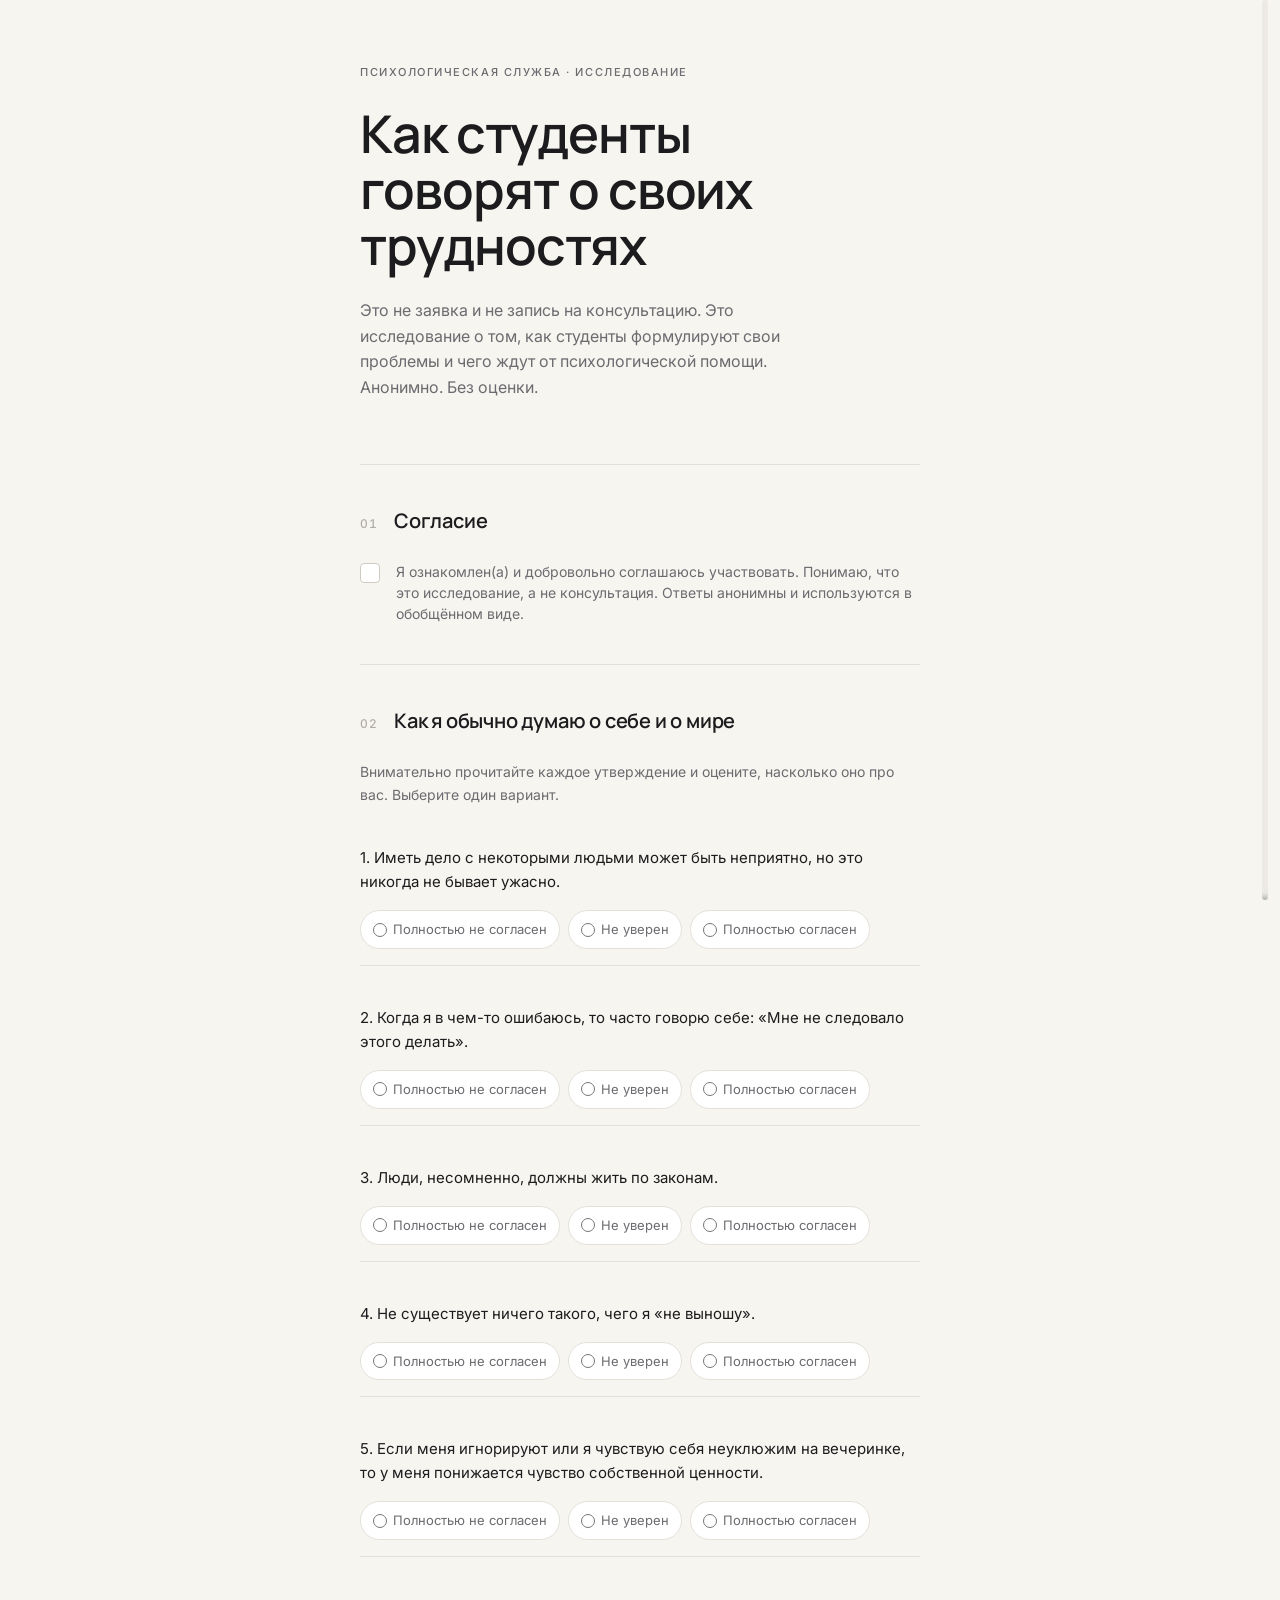
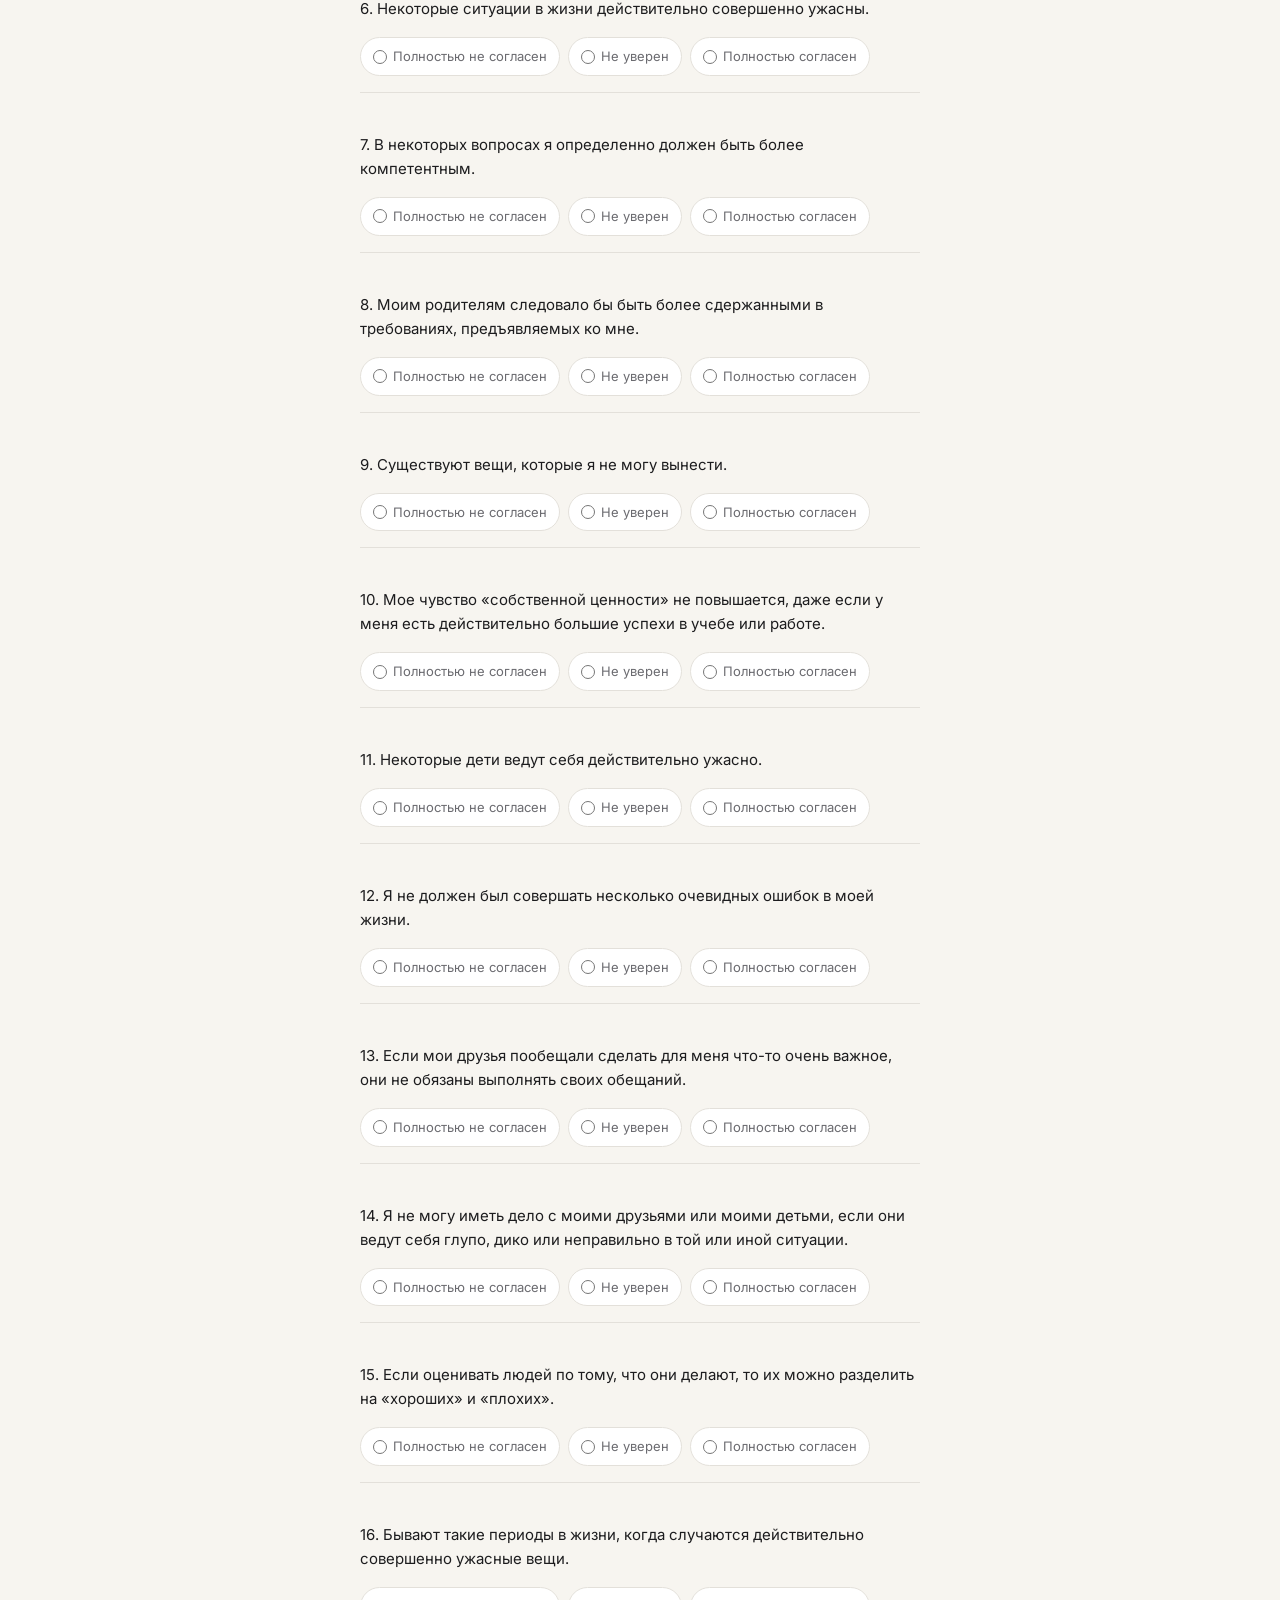
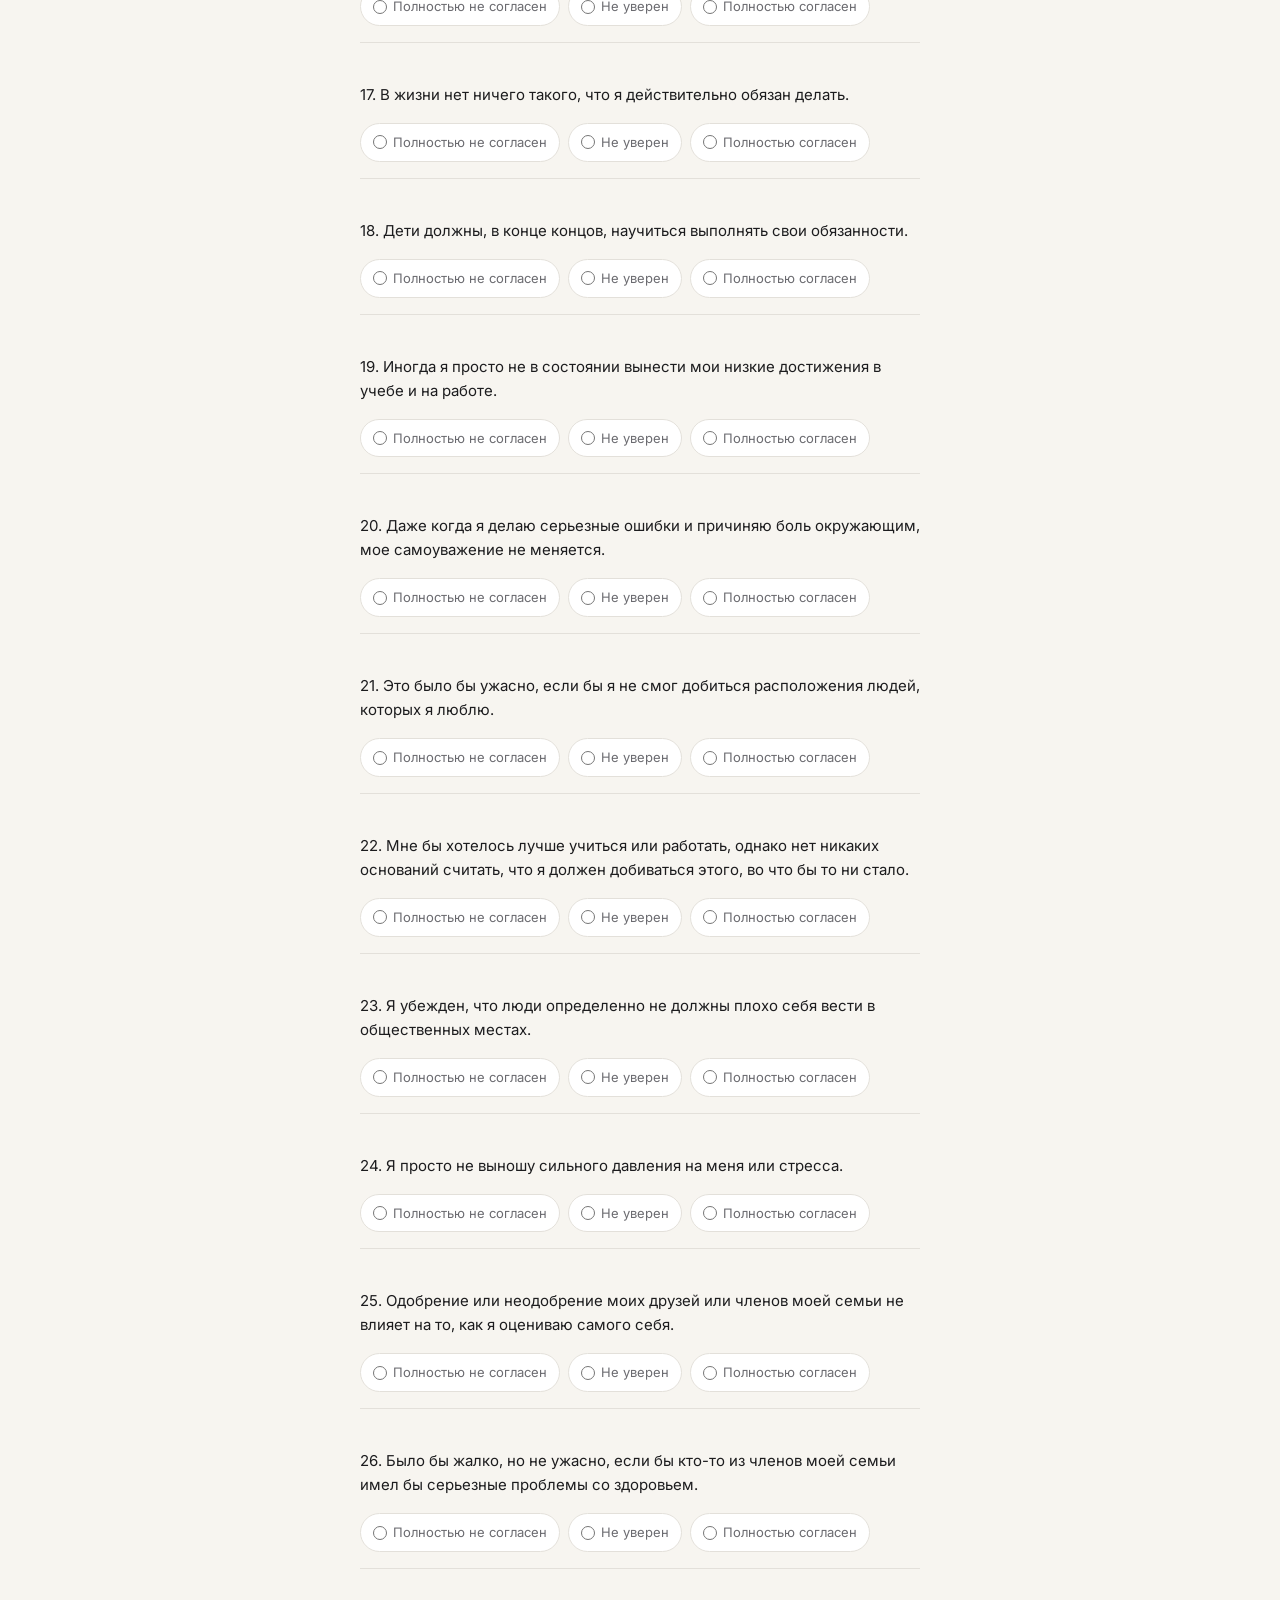
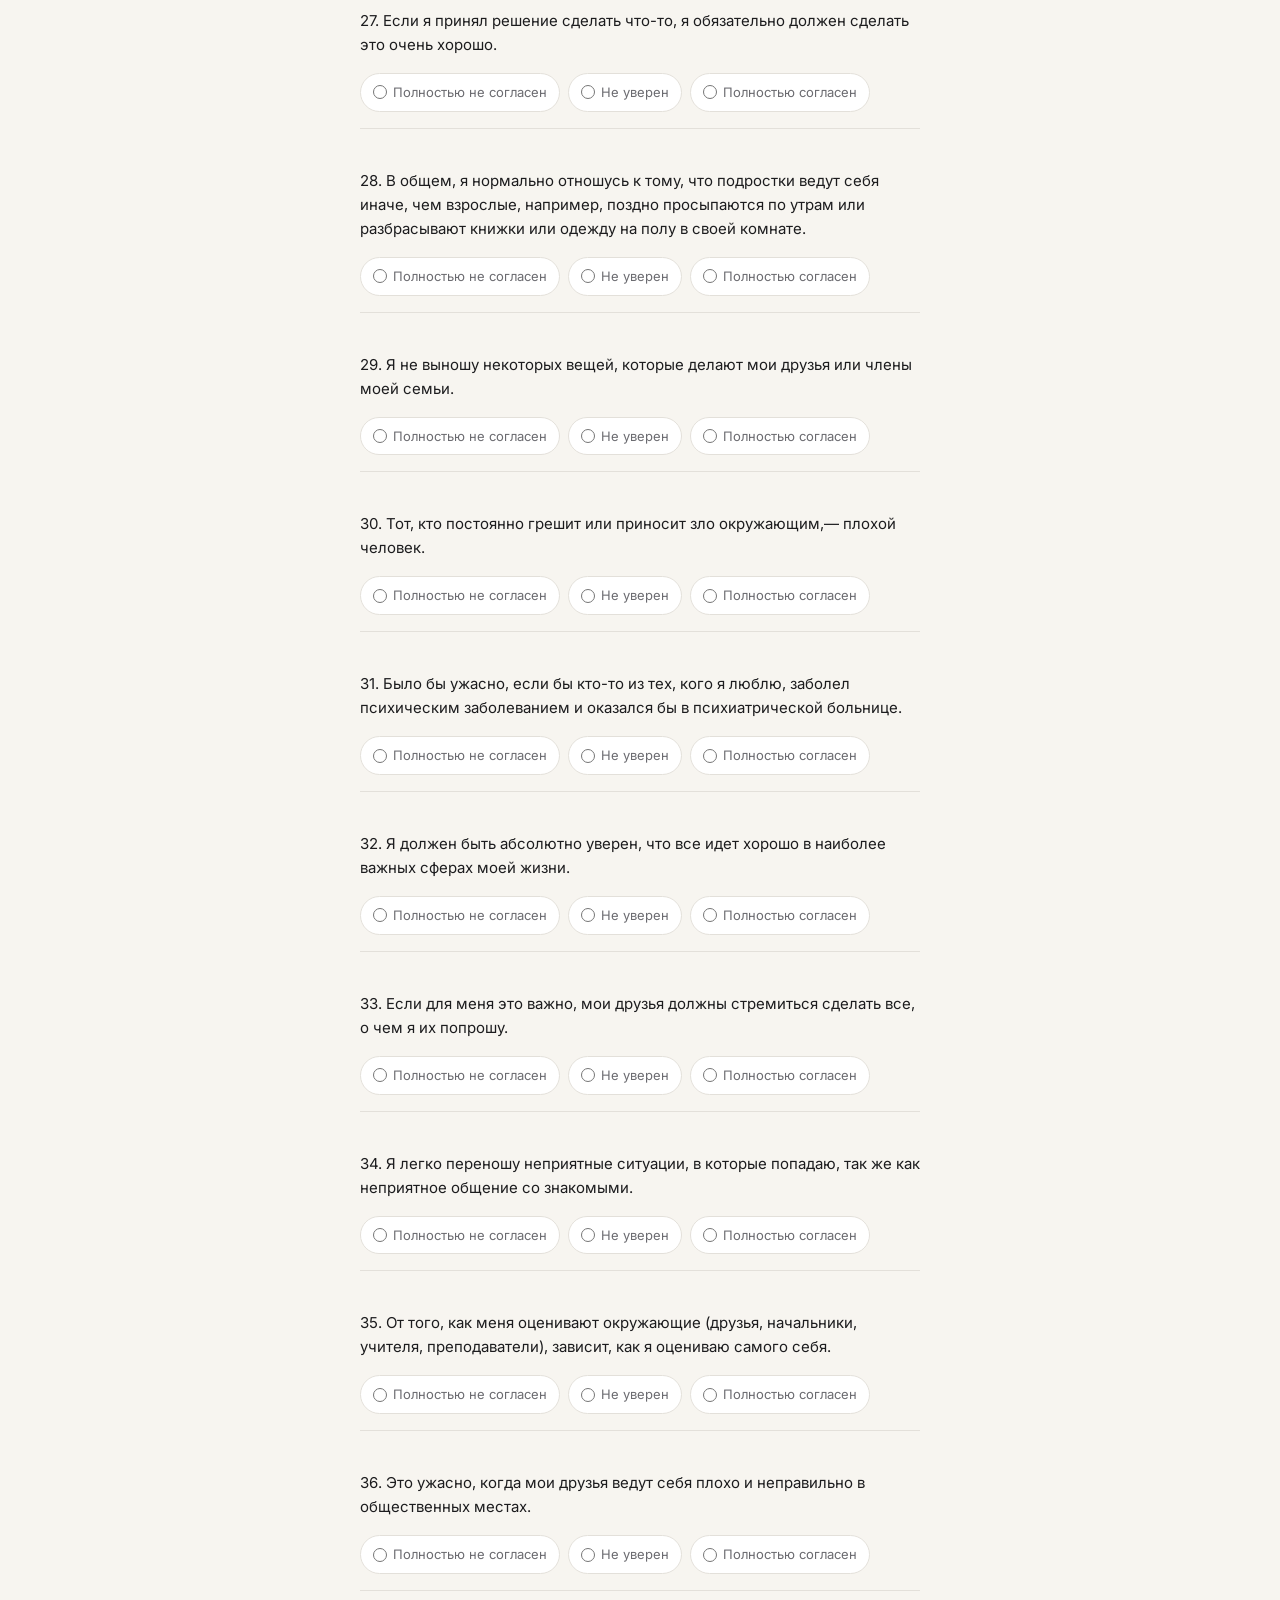
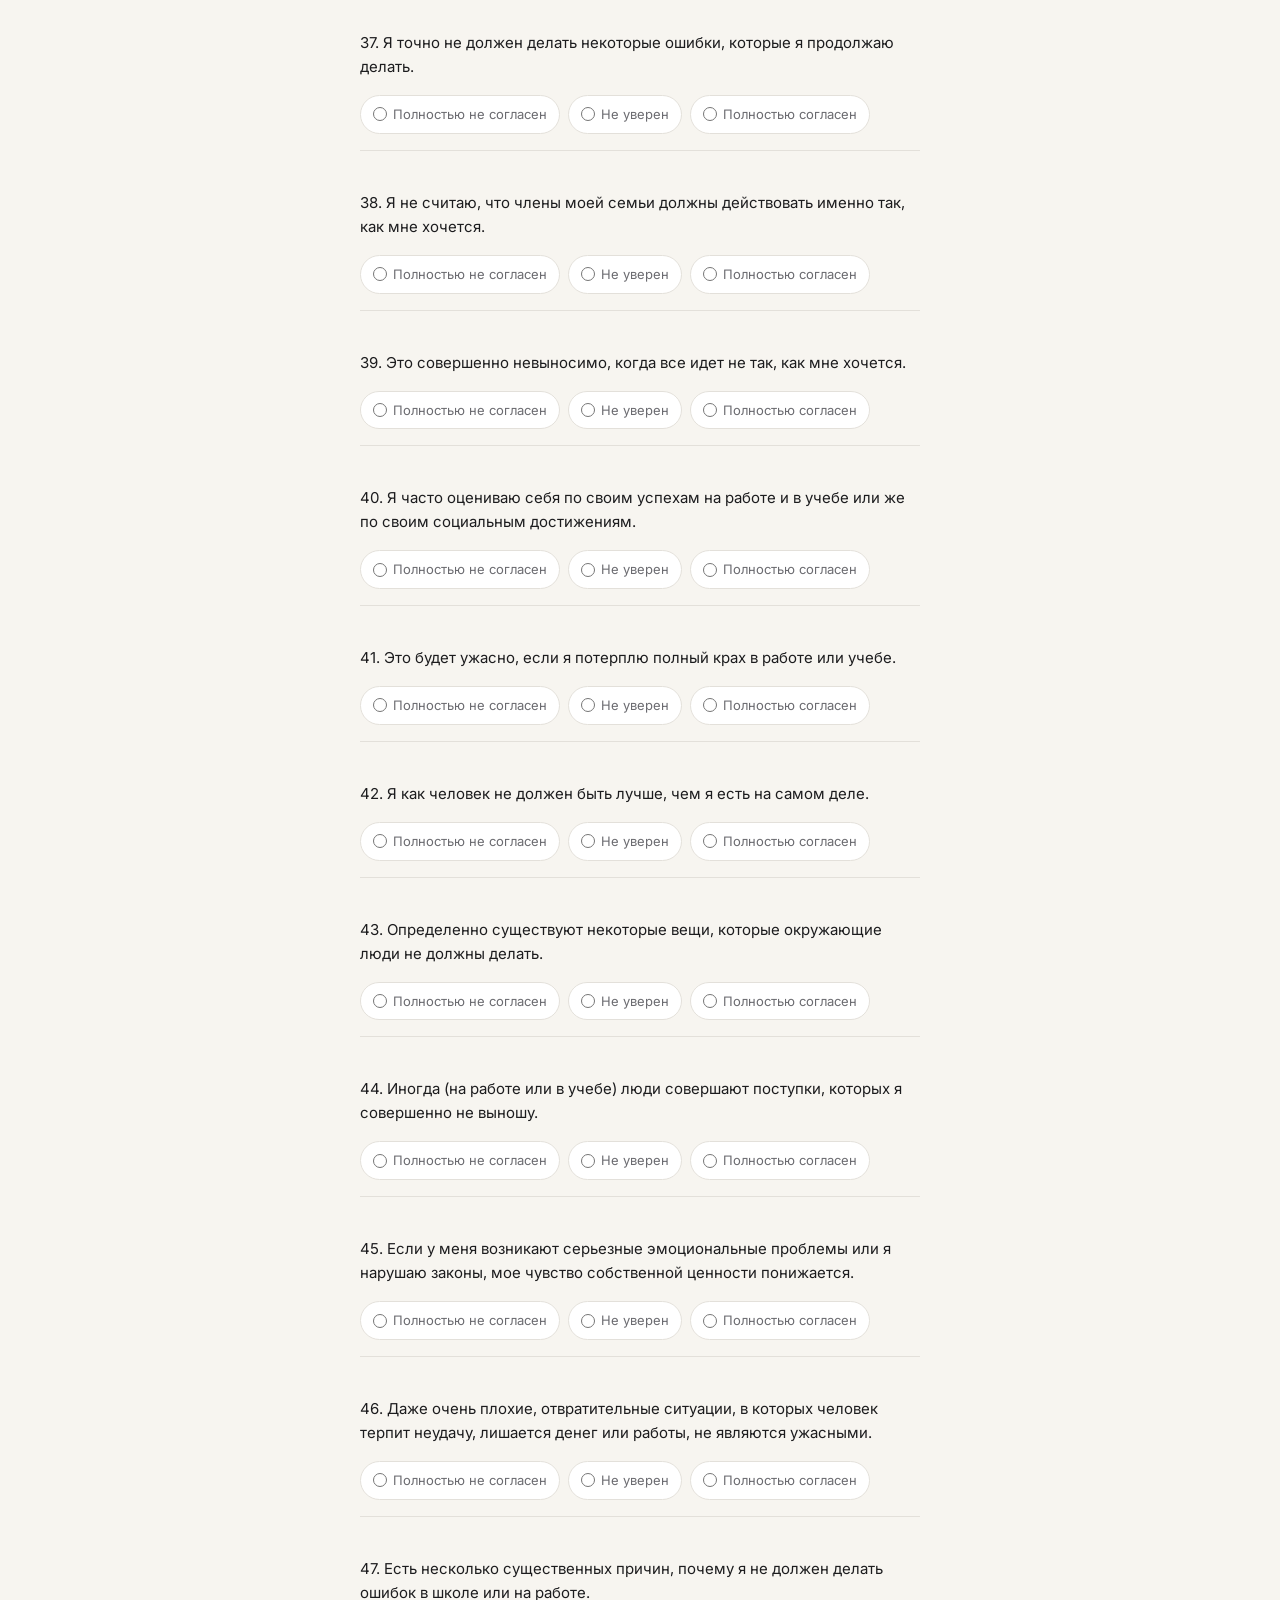
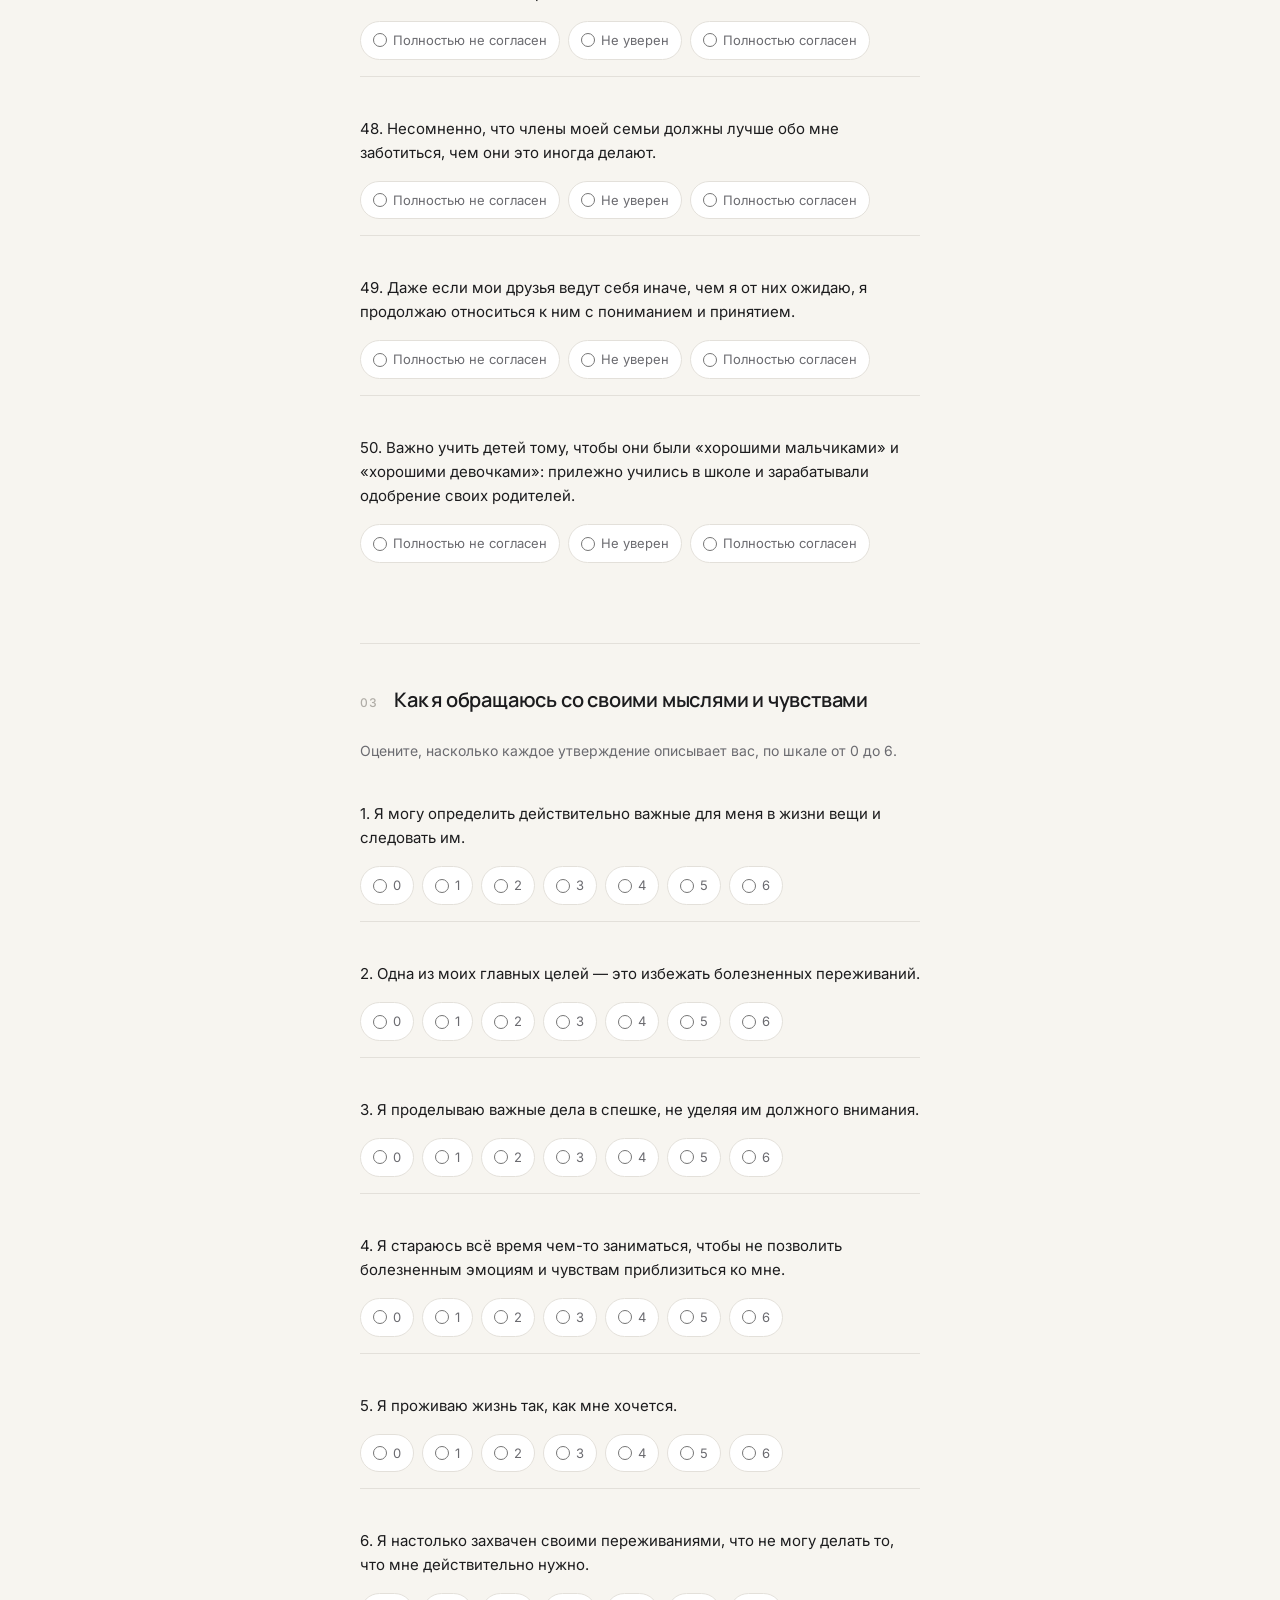
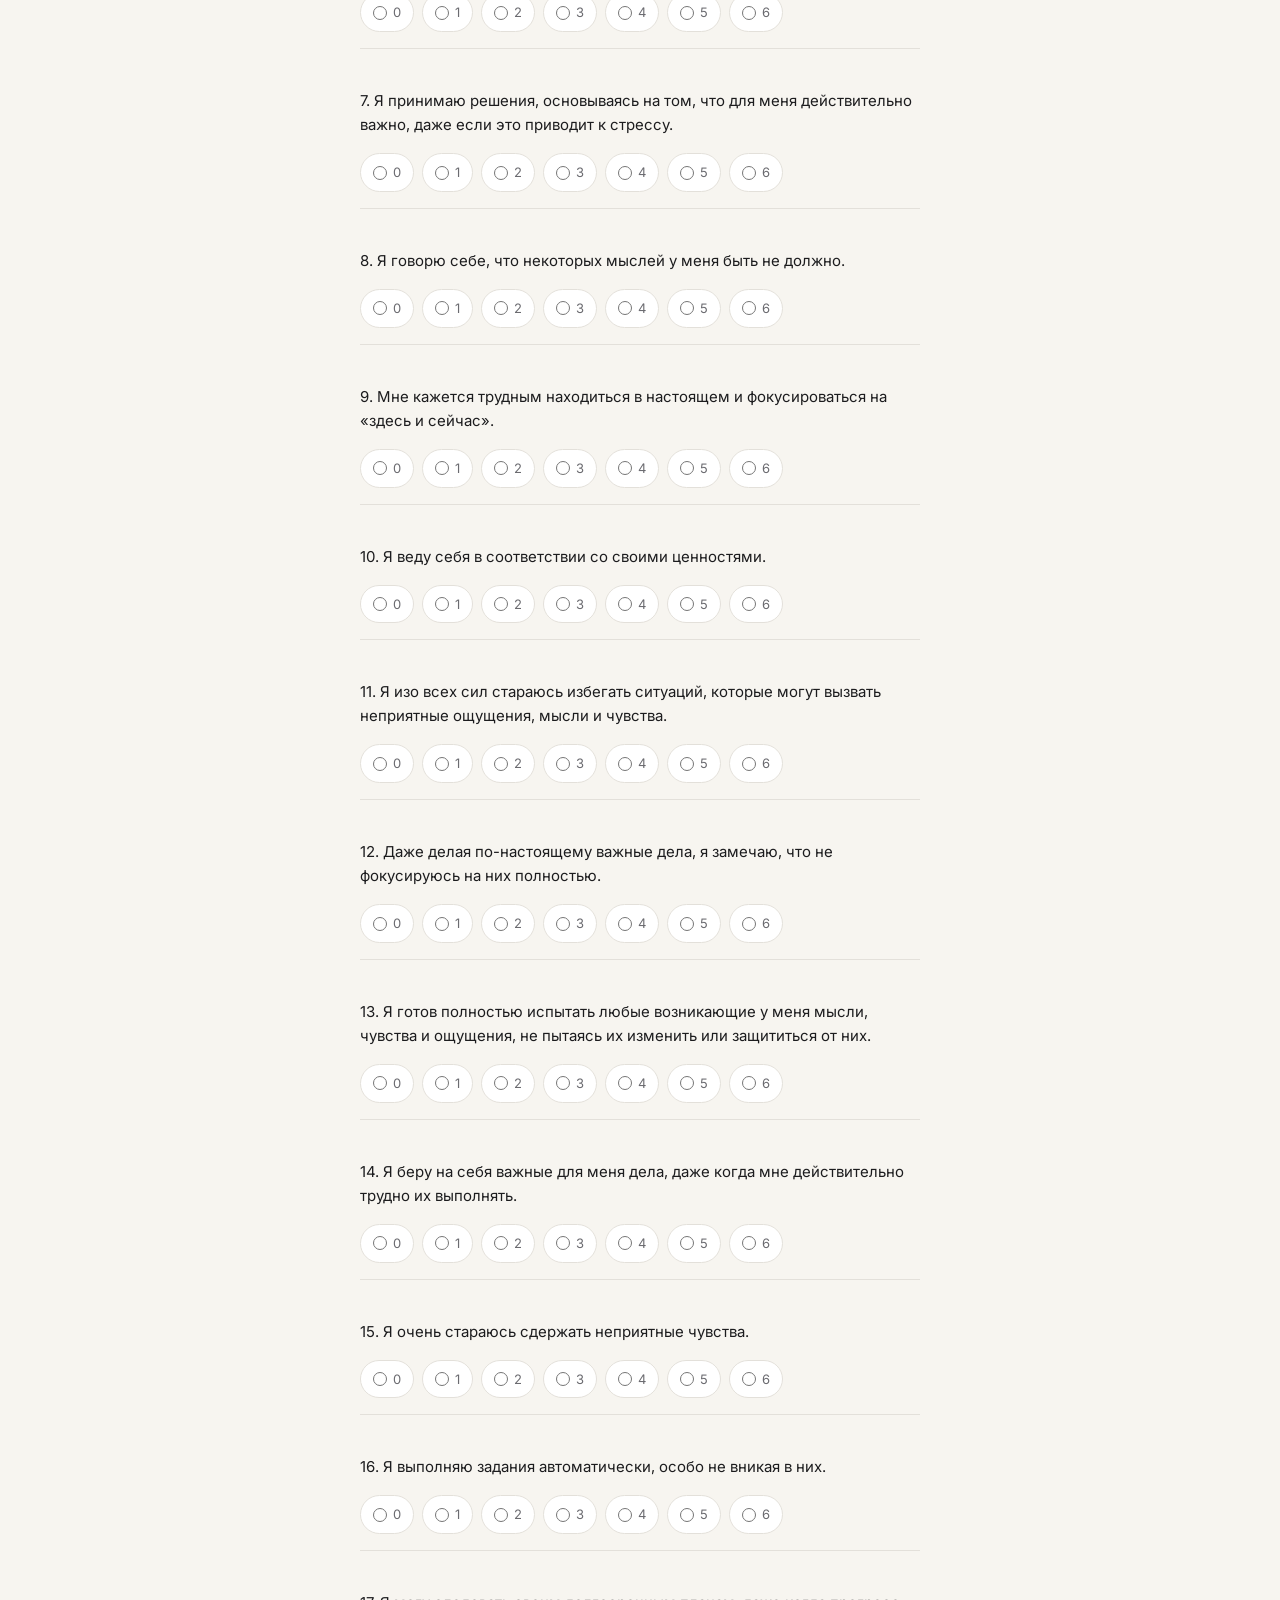
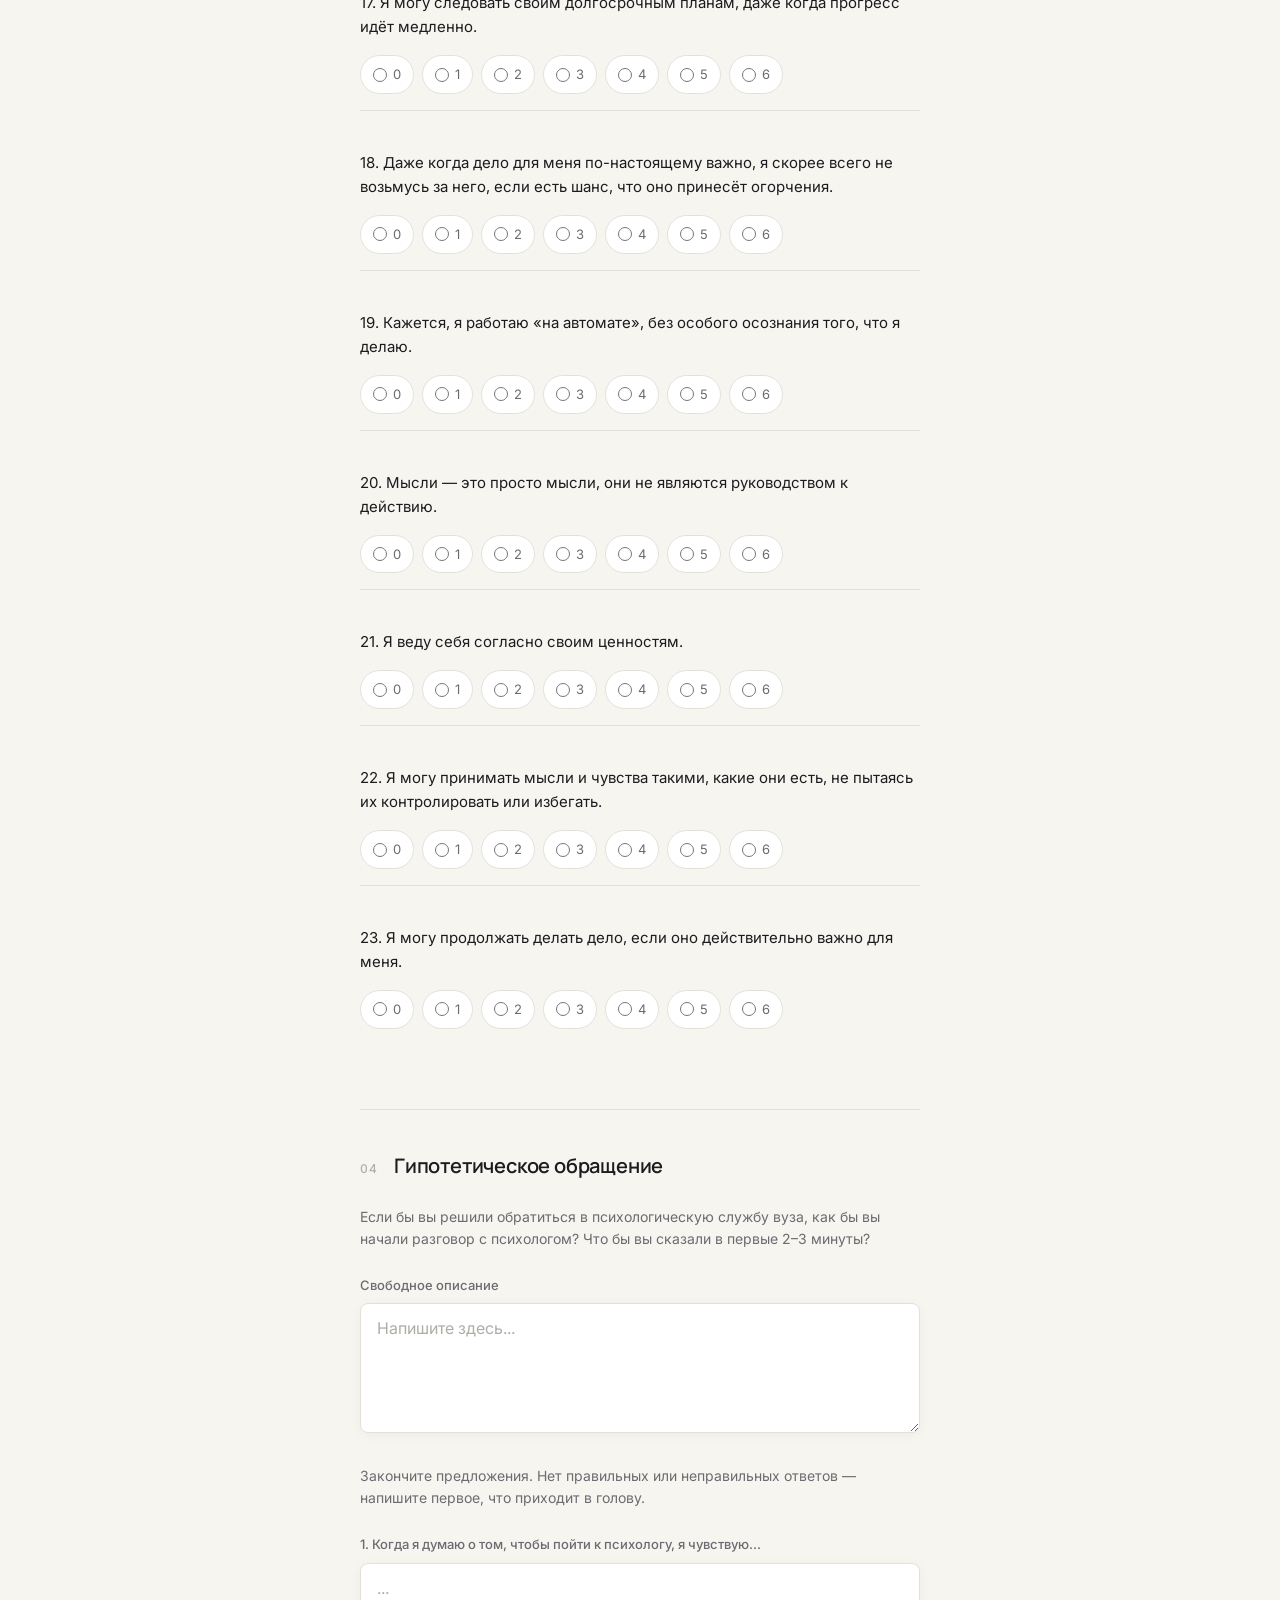
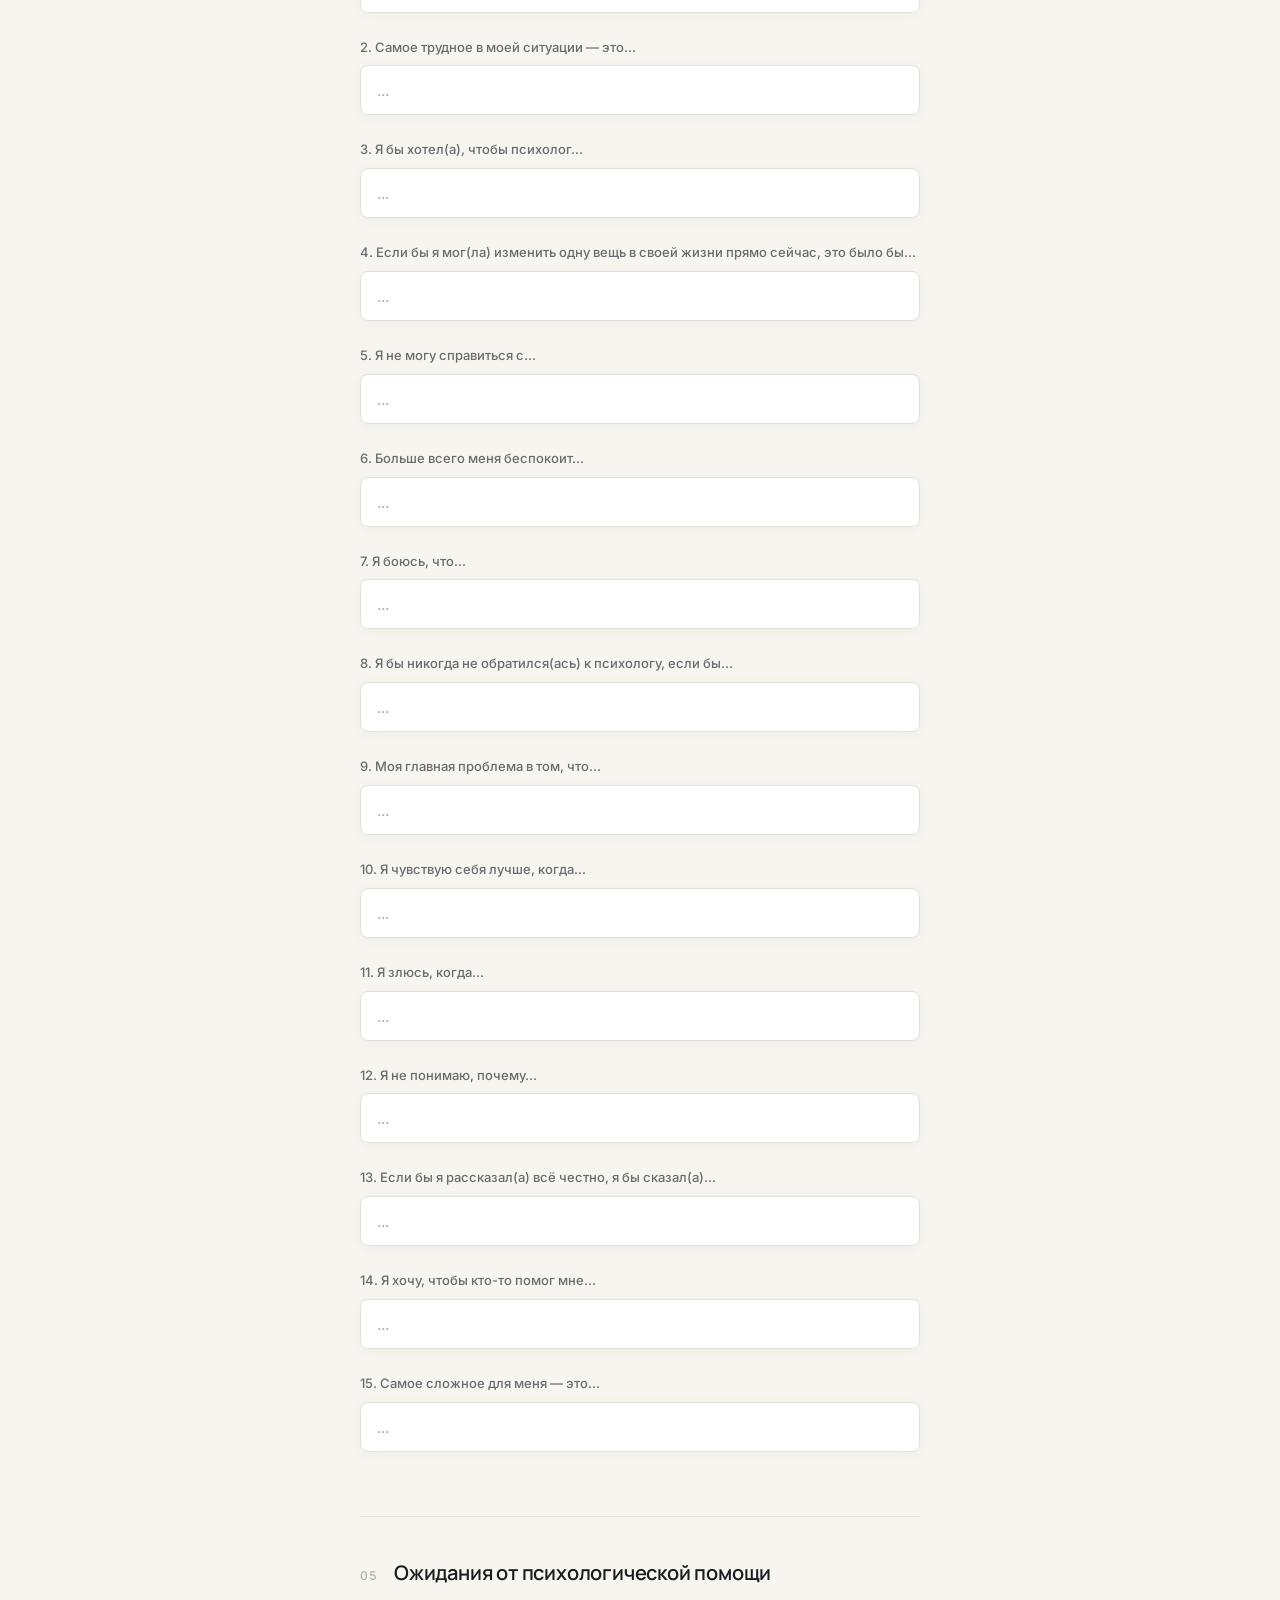
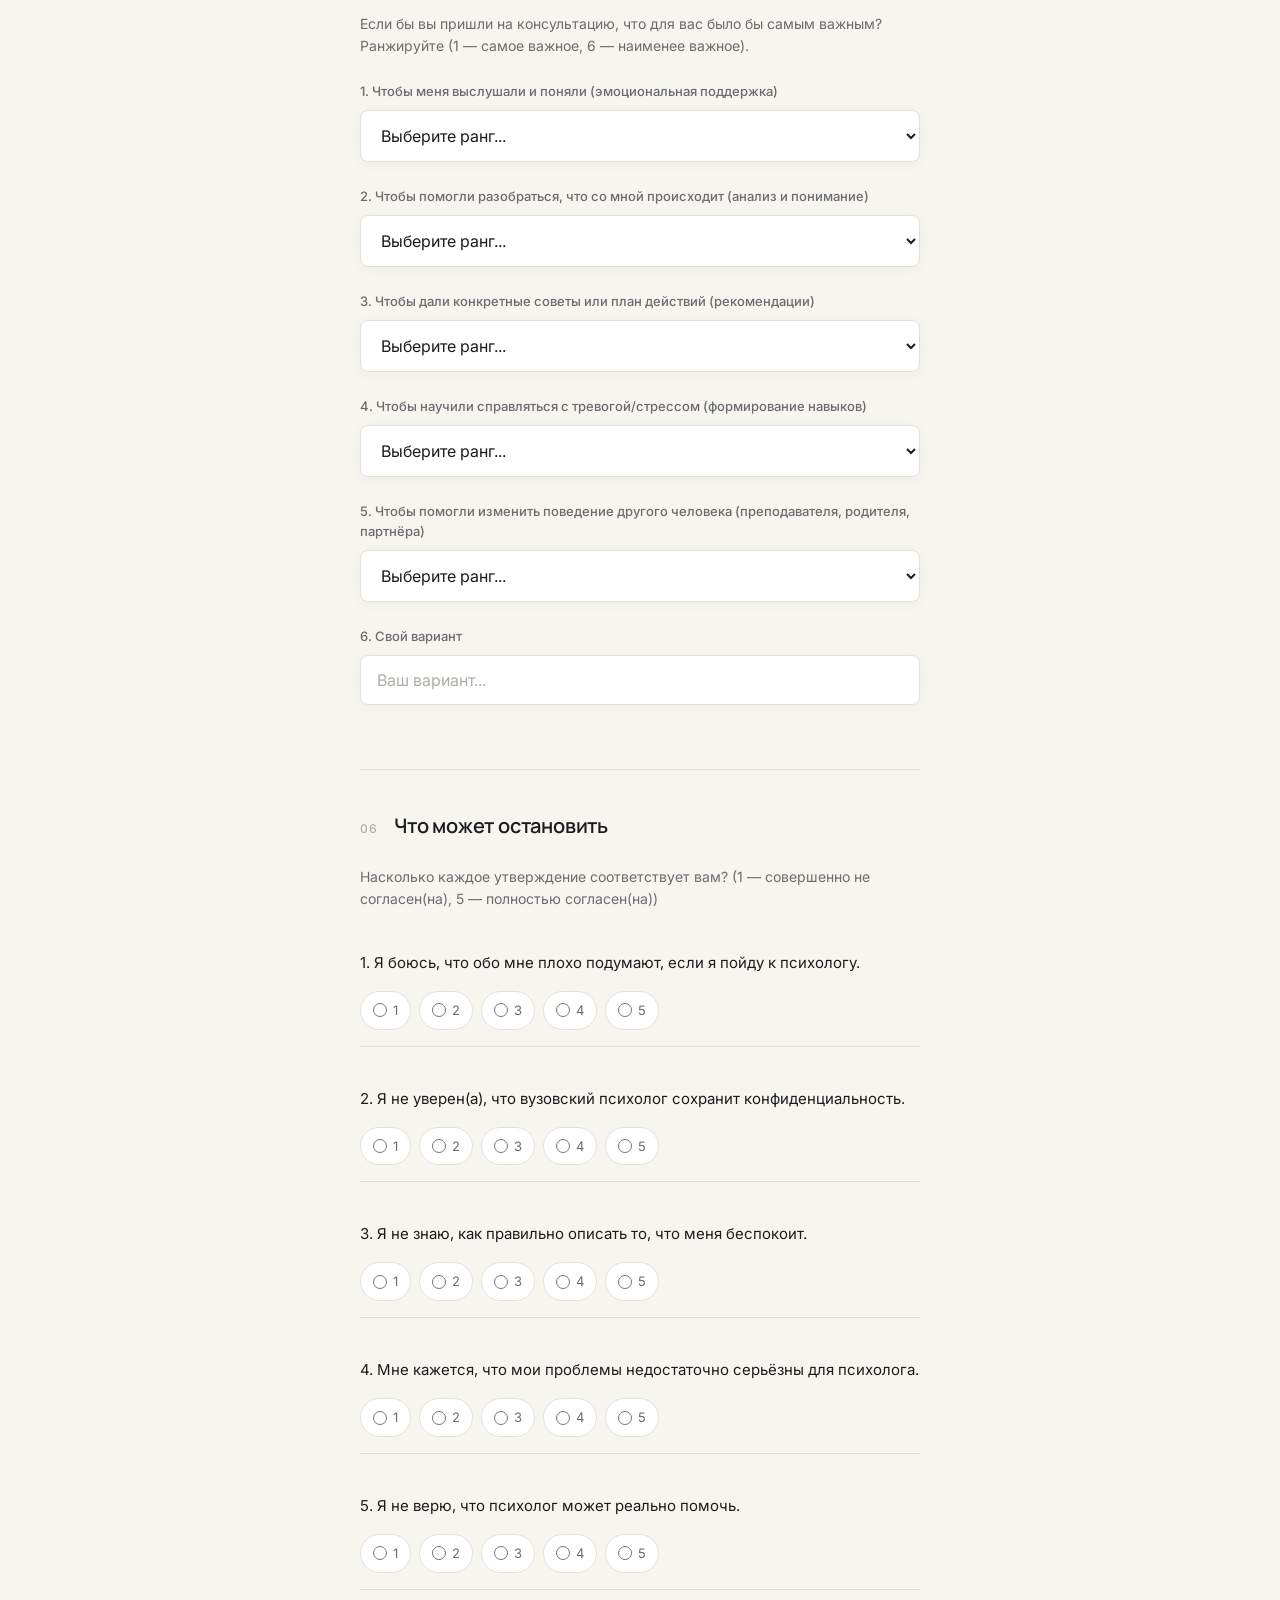
<file: index.html>
<!DOCTYPE html>
<html lang="ru">
<head>
  <meta charset="UTF-8">
  <meta name="viewport" content="width=device-width, initial-scale=1.0">
  <title>Как студенты говорят о своих трудностях</title>
  <link rel="preconnect" href="https://fonts.googleapis.com">
  <link rel="preconnect" href="https://fonts.gstatic.com" crossorigin>
  <link href="https://fonts.googleapis.com/css2?family=Inter:wght@400;500&family=Manrope:wght@500;600;700&display=swap" rel="stylesheet">
  <link rel="stylesheet" href="style.css">
</head>
<body>

  <!-- Полоса-зелье справа (вертикальный прогресс) -->
  <div class="potion-rail" aria-hidden="true">
    <div class="potion-fill" id="potionFill"></div>
  </div>

  <main class="page">
    <header class="page-header">
      <p class="eyebrow">Психологическая служба · Исследование</p>
      <h1 class="display">Как студенты<br>говорят о своих<br>трудностях</h1>
      <p class="lede">Это не заявка и не запись на консультацию. Это исследование о том, как студенты формулируют свои проблемы и чего ждут от психологической помощи. Анонимно. Без оценки.</p>
    </header>

    <form id="surveyForm" class="form" novalidate>

      <!-- 01 · Согласие -->
      <section class="section is-visible" data-section>
        <div class="section-head">
          <span class="section-num">01</span>
          <h2 class="section-title">Согласие</h2>
        </div>
        <label class="check">
          <input type="checkbox" name="consent" id="consent">
          <span class="check-box" aria-hidden="true"></span>
          <span class="check-text">Я ознакомлен(а) и добровольно соглашаюсь участвовать. Понимаю, что это исследование, а не консультация. Ответы анонимны и используются в обобщённом виде.</span>
        </label>
      </section>

      <!-- 02 · Эллис -->
      <section class="section" data-section>
        <div class="section-head">
          <span class="section-num">02</span>
          <h2 class="section-title">Как я обычно думаю о себе и о мире</h2>
        </div>
        <p class="hint">Внимательно прочитайте каждое утверждение и оцените, насколько оно про вас. Выберите один вариант.</p>
        <div id="ellis-container"></div>
      </section>

      <!-- 03 · CompACT -->
      <section class="section" data-section>
        <div class="section-head">
          <span class="section-num">03</span>
          <h2 class="section-title">Как я обращаюсь со своими мыслями и чувствами</h2>
        </div>
        <p class="hint">Оцените, насколько каждое утверждение описывает вас, по шкале от 0 до 6.</p>
        <div id="compact-container"></div>
      </section>

      <!-- 04 · Гипотетическое обращение + 15 предложений -->
      <section class="section" data-section>
        <div class="section-head">
          <span class="section-num">04</span>
          <h2 class="section-title">Гипотетическое обращение</h2>
        </div>
        <p class="hint">Если бы вы решили обратиться в психологическую службу вуза, как бы вы начали разговор с психологом? Что бы вы сказали в первые 2–3 минуты?</p>
        <div class="field">
          <label for="open_response" class="label">Свободное описание</label>
          <textarea id="open_response" name="open_response" rows="5" placeholder="Напишите здесь..."></textarea>
        </div>

        <p class="hint">Закончите предложения. Нет правильных или неправильных ответов — напишите первое, что приходит в голову.</p>

        <div class="field">
          <label class="label" for="sentence_1">1. Когда я думаю о том, чтобы пойти к психологу, я чувствую...</label>
          <input type="text" id="sentence_1" name="sentence_1" placeholder="...">
        </div>
        <div class="field">
          <label class="label" for="sentence_2">2. Самое трудное в моей ситуации — это...</label>
          <input type="text" id="sentence_2" name="sentence_2" placeholder="...">
        </div>
        <div class="field">
          <label class="label" for="sentence_3">3. Я бы хотел(а), чтобы психолог...</label>
          <input type="text" id="sentence_3" name="sentence_3" placeholder="...">
        </div>
        <div class="field">
          <label class="label" for="sentence_4">4. Если бы я мог(ла) изменить одну вещь в своей жизни прямо сейчас, это было бы...</label>
          <input type="text" id="sentence_4" name="sentence_4" placeholder="...">
        </div>
        <div class="field">
          <label class="label" for="sentence_5">5. Я не могу справиться с...</label>
          <input type="text" id="sentence_5" name="sentence_5" placeholder="...">
        </div>
        <div class="field">
          <label class="label" for="sentence_6">6. Больше всего меня беспокоит...</label>
          <input type="text" id="sentence_6" name="sentence_6" placeholder="...">
        </div>
        <div class="field">
          <label class="label" for="sentence_7">7. Я боюсь, что...</label>
          <input type="text" id="sentence_7" name="sentence_7" placeholder="...">
        </div>
        <div class="field">
          <label class="label" for="sentence_8">8. Я бы никогда не обратился(ась) к психологу, если бы...</label>
          <input type="text" id="sentence_8" name="sentence_8" placeholder="...">
        </div>
        <div class="field">
          <label class="label" for="sentence_9">9. Моя главная проблема в том, что...</label>
          <input type="text" id="sentence_9" name="sentence_9" placeholder="...">
        </div>
        <div class="field">
          <label class="label" for="sentence_10">10. Я чувствую себя лучше, когда...</label>
          <input type="text" id="sentence_10" name="sentence_10" placeholder="...">
        </div>
        <div class="field">
          <label class="label" for="sentence_11">11. Я злюсь, когда...</label>
          <input type="text" id="sentence_11" name="sentence_11" placeholder="...">
        </div>
        <div class="field">
          <label class="label" for="sentence_12">12. Я не понимаю, почему...</label>
          <input type="text" id="sentence_12" name="sentence_12" placeholder="...">
        </div>
        <div class="field">
          <label class="label" for="sentence_13">13. Если бы я рассказал(а) всё честно, я бы сказал(а)...</label>
          <input type="text" id="sentence_13" name="sentence_13" placeholder="...">
        </div>
        <div class="field">
          <label class="label" for="sentence_14">14. Я хочу, чтобы кто-то помог мне...</label>
          <input type="text" id="sentence_14" name="sentence_14" placeholder="...">
        </div>
        <div class="field">
          <label class="label" for="sentence_15">15. Самое сложное для меня — это...</label>
          <input type="text" id="sentence_15" name="sentence_15" placeholder="...">
        </div>
      </section>

      <!-- 05 · Ожидания -->
      <section class="section" data-section>
        <div class="section-head">
          <span class="section-num">05</span>
          <h2 class="section-title">Ожидания от психологической помощи</h2>
        </div>
        <p class="hint">Если бы вы пришли на консультацию, что для вас было бы самым важным? Ранжируйте (1 — самое важное, 6 — наименее важное).</p>

        <div class="field">
          <label class="label" for="expect_1">1. Чтобы меня выслушали и поняли (эмоциональная поддержка)</label>
          <select id="expect_1" name="expect_1">
            <option value="">Выберите ранг...</option>
            <option value="1">1</option><option value="2">2</option><option value="3">3</option>
            <option value="4">4</option><option value="5">5</option><option value="6">6</option>
          </select>
        </div>
        <div class="field">
          <label class="label" for="expect_2">2. Чтобы помогли разобраться, что со мной происходит (анализ и понимание)</label>
          <select id="expect_2" name="expect_2">
            <option value="">Выберите ранг...</option>
            <option value="1">1</option><option value="2">2</option><option value="3">3</option>
            <option value="4">4</option><option value="5">5</option><option value="6">6</option>
          </select>
        </div>
        <div class="field">
          <label class="label" for="expect_3">3. Чтобы дали конкретные советы или план действий (рекомендации)</label>
          <select id="expect_3" name="expect_3">
            <option value="">Выберите ранг...</option>
            <option value="1">1</option><option value="2">2</option><option value="3">3</option>
            <option value="4">4</option><option value="5">5</option><option value="6">6</option>
          </select>
        </div>
        <div class="field">
          <label class="label" for="expect_4">4. Чтобы научили справляться с тревогой/стрессом (формирование навыков)</label>
          <select id="expect_4" name="expect_4">
            <option value="">Выберите ранг...</option>
            <option value="1">1</option><option value="2">2</option><option value="3">3</option>
            <option value="4">4</option><option value="5">5</option><option value="6">6</option>
          </select>
        </div>
        <div class="field">
          <label class="label" for="expect_5">5. Чтобы помогли изменить поведение другого человека (преподавателя, родителя, партнёра)</label>
          <select id="expect_5" name="expect_5">
            <option value="">Выберите ранг...</option>
            <option value="1">1</option><option value="2">2</option><option value="3">3</option>
            <option value="4">4</option><option value="5">5</option><option value="6">6</option>
          </select>
        </div>
        <div class="field">
          <label class="label" for="expect_6">6. Свой вариант</label>
          <input type="text" id="expect_6" name="expect_6" placeholder="Ваш вариант...">
        </div>
      </section>

      <!-- 06 · Барьеры -->
      <section class="section" data-section>
        <div class="section-head">
          <span class="section-num">06</span>
          <h2 class="section-title">Что может остановить</h2>
        </div>
        <p class="hint">Насколько каждое утверждение соответствует вам? (1 — совершенно не согласен(на), 5 — полностью согласен(на))</p>
        <div id="barriers-container"></div>
      </section>

      <!-- 07 · Демография -->
      <section class="section" data-section>
        <div class="section-head">
          <span class="section-num">07</span>
          <h2 class="section-title">Немного о вас</h2>
        </div>

        <div class="field">
          <label class="label" for="gender">Пол</label>
          <select id="gender" name="gender">
            <option value="">Выберите...</option>
            <option value="male">М</option>
            <option value="female">Ж</option>
          </select>
        </div>
        <div class="field">
          <label class="label" for="age">Возраст</label>
          <input type="number" id="age" name="age" min="16" max="60" placeholder="Лет">
        </div>
        <div class="field">
          <label class="label" for="course">Курс</label>
          <input type="number" id="course" name="course" min="1" max="6" placeholder="Курс">
        </div>
        <div class="field">
          <label class="label" for="direction">Направление подготовки</label>
          <select id="direction" name="direction">
            <option value="">Выберите...</option>
            <option value="humanities">Гуманитарное</option>
            <option value="tech">Техническое/естественно-научное</option>
            <option value="other">Другое</option>
          </select>
        </div>
        <div class="field">
          <label class="label" for="prev_experience">Ранее обращались к психологу</label>
          <select id="prev_experience" name="prev_experience">
            <option value="">Выберите...</option>
            <option value="yes">Да</option>
            <option value="no">Нет</option>
          </select>
        </div>
      </section>

      <!-- 08 · Почта -->
      <section class="section" data-section>
        <div class="section-head">
          <span class="section-num">08</span>
          <h2 class="section-title">Обратная связь (необязательно)</h2>
        </div>
        <p class="hint">Если хотите получить краткий обобщённый отчёт о результатах — оставьте почту. Это необязательно. Ваша почта хранится отдельно от ответов.</p>
        <div class="field">
          <label class="label" for="email">Email</label>
          <input type="email" id="email" name="email" placeholder="example@mail.ru" inputmode="email" autocomplete="email">
        </div>
      </section>

      <!-- Кнопка -->
      <button type="submit" class="submit">
        <span>Отправить</span>
        <span class="submit-arrow" aria-hidden="true">→</span>
      </button>

      <p class="footnote">Если вам тяжело — вы можете обратиться в психологическую службу вуза напрямую. Это не заменяет помощь.</p>

    </form>
  </main>

  <script src="script.js"></script>
</body>
</html>
</file>
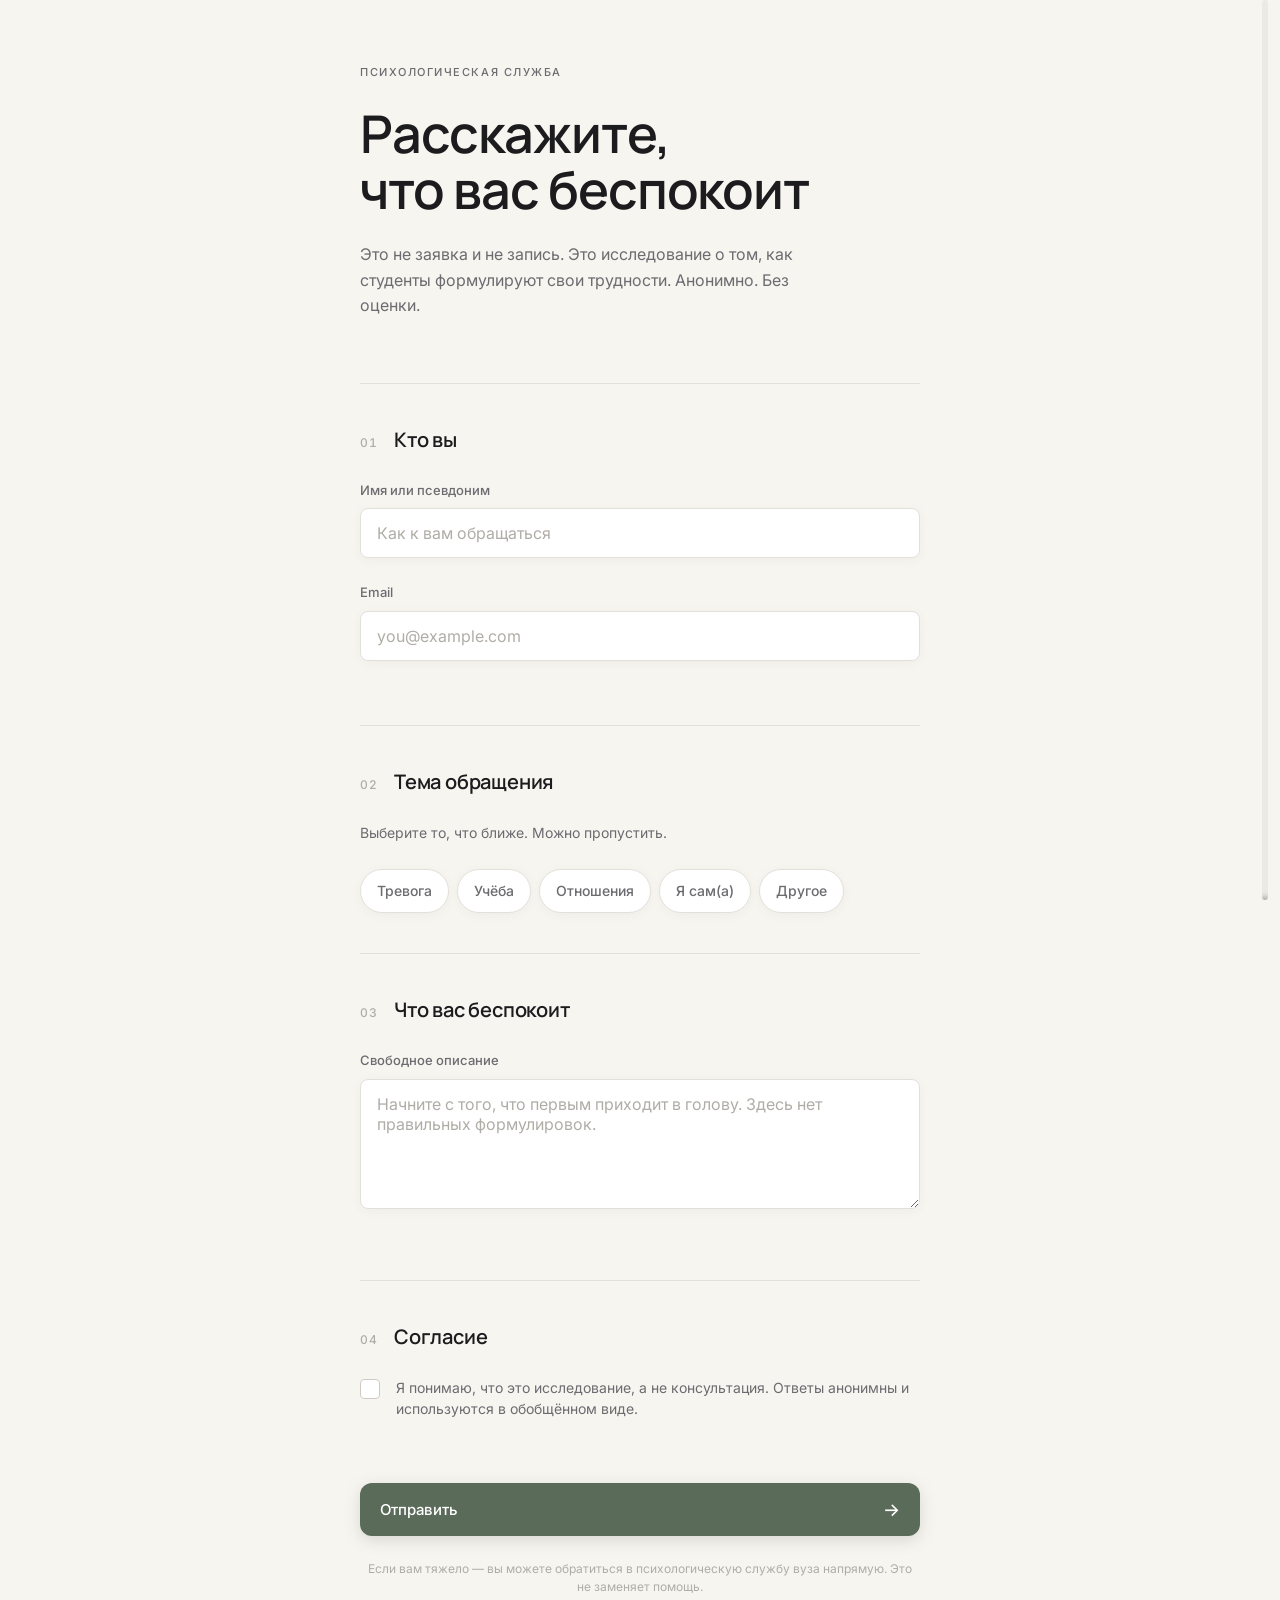
<file: form-pretty.html>
<!DOCTYPE html>
<html lang="ru">
<head>
  <meta charset="UTF-8">
  <meta name="viewport" content="width=device-width, initial-scale=1.0">
  <title>Обращение в психологическую службу</title>
  <link rel="preconnect" href="https://fonts.googleapis.com">
  <link rel="preconnect" href="https://fonts.gstatic.com" crossorigin>
  <link href="https://fonts.googleapis.com/css2?family=Inter:wght@400;500&family=Manrope:wght@500;600;700&display=swap" rel="stylesheet">
  <link rel="stylesheet" href="style-pretty.css">
</head>
<body>

  <div class="potion-rail" aria-hidden="true">
    <div class="potion-fill" id="potionFill"></div>
  </div>

  <main class="page">
    <header class="page-header">
      <p class="eyebrow">Психологическая служба</p>
      <h1 class="display">Расскажите,<br>что вас беспокоит</h1>
      <p class="lede">Это не заявка и не запись. Это исследование о том, как студенты формулируют свои трудности. Анонимно. Без оценки.</p>
    </header>

    <form id="prettyForm" class="form" novalidate>

      <section class="section" data-section>
        <div class="section-head">
          <span class="section-num">01</span>
          <h2 class="section-title">Кто вы</h2>
        </div>
        <div class="field">
          <label for="name" class="label">Имя или псевдоним</label>
          <input type="text" id="name" name="name" placeholder="Как к вам обращаться" autocomplete="name">
        </div>
        <div class="field">
          <label for="email" class="label">Email</label>
          <input type="email" id="email" name="email" placeholder="you@example.com" autocomplete="email" inputmode="email">
        </div>
      </section>

      <section class="section" data-section>
        <div class="section-head">
          <span class="section-num">02</span>
          <h2 class="section-title">Тема обращения</h2>
        </div>
        <p class="hint">Выберите то, что ближе. Можно пропустить.</p>
        <div class="segmented" role="radiogroup" aria-label="Тема обращения">
          <label class="seg">
            <input type="radio" name="topic" value="anxiety">
            <span>Тревога</span>
          </label>
          <label class="seg">
            <input type="radio" name="topic" value="study">
            <span>Учёба</span>
          </label>
          <label class="seg">
            <input type="radio" name="topic" value="relationships">
            <span>Отношения</span>
          </label>
          <label class="seg">
            <input type="radio" name="topic" value="self">
            <span>Я сам(а)</span>
          </label>
          <label class="seg">
            <input type="radio" name="topic" value="other">
            <span>Другое</span>
          </label>
        </div>
      </section>

      <section class="section" data-section>
        <div class="section-head">
          <span class="section-num">03</span>
          <h2 class="section-title">Что вас беспокоит</h2>
        </div>
        <div class="field">
          <label for="concern" class="label">Свободное описание</label>
          <textarea id="concern" name="concern" rows="5" placeholder="Начните с того, что первым приходит в голову. Здесь нет правильных формулировок."></textarea>
        </div>
      </section>

      <section class="section" data-section>
        <div class="section-head">
          <span class="section-num">04</span>
          <h2 class="section-title">Согласие</h2>
        </div>
        <label class="check">
          <input type="checkbox" name="consent" id="consent">
          <span class="check-box" aria-hidden="true"></span>
          <span class="check-text">Я понимаю, что это исследование, а не консультация. Ответы анонимны и используются в обобщённом виде.</span>
        </label>
      </section>

      <button type="submit" class="submit">
        <span>Отправить</span>
        <span class="submit-arrow" aria-hidden="true">→</span>
      </button>

      <p class="footnote">Если вам тяжело — вы можете обратиться в психологическую службу вуза напрямую. Это не заменяет помощь.</p>
    </form>
  </main>

  <script src="script-pretty.js"></script>
</body>
</html>
</file>
<file: style.css>
/* ============================================
   Переменные
   ============================================ */
:root {
  --bg: #F7F5F0;
  --surface: #FFFFFF;
  --text: #1C1C1E;
  --text-muted: #6B6B70;
  --accent: #5B6B5A;
  --accent-soft: rgba(91, 107, 90, 0.08);
  --line: #E3E0DA;
  --line-strong: #CFCBC4;
  --num: #B0ADA7;

  --font-display: 'Manrope', system-ui, sans-serif;
  --font-body: 'Inter', system-ui, sans-serif;

  --space-xs: 0.5rem;
  --space-sm: 1rem;
  --space-md: 1.5rem;
  --space-lg: 2.5rem;
  --space-xl: 4rem;

  --radius-sm: 8px;
  --radius-md: 12px;
  --shadow-soft: 0 2px 12px rgba(0, 0, 0, 0.04);
}

/* ============================================
   Сброс и база
   ============================================ */
*, *::before, *::after {
  box-sizing: border-box;
  margin: 0;
  padding: 0;
}

html {
  font-size: 16px;
  -webkit-font-smoothing: antialiased;
}

body {
  font-family: var(--font-body);
  background: var(--bg);
  color: var(--text);
  line-height: 1.6;
  min-height: 100vh;
}

/* ============================================
   Полоса-зелье справа (вертикальный прогресс)
   ============================================ */
.potion-rail {
  position: fixed;
  top: 0;
  right: 12px;
  width: 6px;
  height: 100vh;
  background: rgba(227, 224, 218, 0.5);
  border-radius: 100px;
  overflow: hidden;
  z-index: 90;
  pointer-events: none;
}

.potion-fill {
  position: absolute;
  bottom: 0;
  left: 0;
  width: 100%;
  height: 0%;
  background: linear-gradient(to top, #4A5A49, #5B6B5A 60%, #7A8B78);
  border-radius: 100px;
  transition: height 0.4s cubic-bezier(0.22, 1, 0.36, 1);
  box-shadow: 0 0 12px rgba(91, 107, 90, 0.5);
}

/* «Пузырь» на верхушке заливки */
.potion-fill::after {
  content: '';
  position: absolute;
  top: -6px;
  left: 50%;
  transform: translateX(-50%);
  width: 14px;
  height: 14px;
  background: radial-gradient(circle, rgba(122, 139, 120, 0.9), transparent 70%);
  border-radius: 50%;
  filter: blur(2px);
}

@media (max-width: 480px) {
  .potion-rail {
    right: 6px;
    width: 4px;
  }
}

@media (prefers-reduced-motion: reduce) {
  .potion-fill {
    transition: none;
  }
}

/* ============================================
   Страница
   ============================================ */
.page {
  max-width: 640px;
  margin: 0 auto;
  padding: var(--space-xl) var(--space-md) var(--space-xl);
}

@media (min-width: 768px) {
  .page {
    padding: var(--space-xl) var(--space-lg);
  }
}

/* ============================================
   Шапка
   ============================================ */
.page-header {
  margin-bottom: var(--space-xl);
  opacity: 0;
  animation: fadeUp 0.7s ease forwards;
}

.eyebrow {
  font-family: var(--font-body);
  font-size: 0.6875rem;
  font-weight: 500;
  letter-spacing: 0.14em;
  text-transform: uppercase;
  color: var(--text-muted);
  margin-bottom: var(--space-md);
}

.display {
  font-family: var(--font-display);
  font-size: clamp(2rem, 6vw, 3.25rem);
  font-weight: 600;
  line-height: 1.08;
  letter-spacing: -0.02em;
  color: var(--text);
  margin-bottom: var(--space-md);
}

.lede {
  font-size: 1rem;
  color: var(--text-muted);
  max-width: 48ch;
}

/* ============================================
   Секции
   ============================================ */
.section {
  padding: var(--space-lg) 0;
  border-top: 1px solid var(--line);
  opacity: 0;
  transform: translateY(16px);
  transition: opacity 0.5s ease, transform 0.5s ease;
}

.section.is-visible {
  opacity: 1;
  transform: translateY(0);
}

.section-head {
  display: flex;
  align-items: baseline;
  gap: var(--space-sm);
  margin-bottom: var(--space-md);
}

.section-num {
  font-family: var(--font-body);
  font-size: 0.75rem;
  font-weight: 500;
  letter-spacing: 0.08em;
  color: var(--num);
  font-variant-numeric: tabular-nums;
}

.section-title {
  font-family: var(--font-display);
  font-size: 1.25rem;
  font-weight: 600;
  letter-spacing: -0.01em;
}

.hint {
  font-size: 0.875rem;
  color: var(--text-muted);
  margin-bottom: var(--space-md);
}

/* ============================================
   Поля
   ============================================ */
.field {
  margin-bottom: var(--space-md);
}

.label {
  display: block;
  font-size: 0.8125rem;
  font-weight: 500;
  color: var(--text-muted);
  margin-bottom: var(--space-xs);
  transition: color 0.2s ease;
}

input[type="text"],
input[type="email"],
input[type="number"],
textarea,
select {
  width: 100%;
  font-family: var(--font-body);
  font-size: 1rem;
  color: var(--text);
  background: var(--surface);
  border: 1px solid var(--line);
  border-radius: var(--radius-sm);
  padding: 0.875rem 1rem;
  transition: border-color 0.25s ease, box-shadow 0.25s ease;
  box-shadow: var(--shadow-soft);
}

textarea {
  resize: vertical;
  min-height: 120px;
}

input::placeholder,
textarea::placeholder {
  color: var(--num);
  transition: opacity 0.2s ease;
}

input:focus,
textarea:focus,
select:focus {
  outline: none;
  border-color: var(--accent);
  box-shadow: 0 0 0 3px var(--accent-soft);
}

input:focus::placeholder,
textarea:focus::placeholder {
  opacity: 0.4;
}

input:focus-visible,
textarea:focus-visible,
select:focus-visible,
button:focus-visible {
  outline: 2px solid var(--accent);
  outline-offset: 2px;
}

/* ============================================
   Radio-вопросы (Эллис, CompACT, барьеры)
   ============================================ */
.question {
  margin-bottom: var(--space-md);
  padding: var(--space-sm) 0;
  border-bottom: 1px solid var(--line);
}

.question:last-child {
  border-bottom: none;
}

.question p {
  font-size: 0.9375rem;
  margin-bottom: var(--space-sm);
  color: var(--text);
}

.scale {
  display: flex;
  flex-wrap: wrap;
  gap: var(--space-xs);
}

.scale label {
  display: inline-flex;
  align-items: center;
  gap: 0.375rem;
  font-size: 0.8125rem;
  color: var(--text-muted);
  padding: 0.5rem 0.75rem;
  border: 1px solid var(--line);
  border-radius: 100px;
  background: var(--surface);
  cursor: pointer;
  transition: all 0.2s ease;
}

.scale label:hover {
  border-color: var(--line-strong);
  color: var(--text);
}

.scale input {
  accent-color: var(--accent);
  width: 14px;
  height: 14px;
  margin: 0;
}

.scale label:has(input:checked) {
  background: var(--accent);
  border-color: var(--accent);
  color: #FFFFFF;
}

/* ============================================
   Чекбокс
   ============================================ */
.check {
  display: flex;
  gap: var(--space-sm);
  cursor: pointer;
  align-items: flex-start;
}

.check input {
  position: absolute;
  opacity: 0;
  width: 1px;
  height: 1px;
}

.check-box {
  flex-shrink: 0;
  width: 20px;
  height: 20px;
  border: 1.5px solid var(--line-strong);
  border-radius: 4px;
  background: var(--surface);
  margin-top: 2px;
  transition: all 0.2s ease;
  position: relative;
}

.check input:checked + .check-box {
  background: var(--accent);
  border-color: var(--accent);
}

.check input:checked + .check-box::after {
  content: '';
  position: absolute;
  left: 6px;
  top: 2px;
  width: 5px;
  height: 10px;
  border: solid #FFFFFF;
  border-width: 0 2px 2px 0;
  transform: rotate(45deg);
}

.check-text {
  font-size: 0.875rem;
  color: var(--text-muted);
  line-height: 1.5;
}

/* ============================================
   Кнопка отправки
   ============================================ */
.submit {
  display: flex;
  align-items: center;
  justify-content: space-between;
  width: 100%;
  margin-top: var(--space-md);
  padding: 1rem 1.25rem;
  font-family: var(--font-body);
  font-size: 0.9375rem;
  font-weight: 500;
  color: #FFFFFF;
  background: var(--accent);
  border: none;
  border-radius: var(--radius-md);
  cursor: pointer;
  transition: background 0.25s ease, transform 0.15s ease, box-shadow 0.25s ease;
  box-shadow: 0 4px 16px rgba(91, 107, 90, 0.2);
}

.submit:hover {
  background: #4A5A49;
  box-shadow: 0 6px 20px rgba(91, 107, 90, 0.3);
  transform: translateY(-1px);
}

.submit:active {
  transform: translateY(0);
}

.submit-arrow {
  font-size: 1.125rem;
  transition: transform 0.2s ease;
}

.submit:hover .submit-arrow {
  transform: translateX(4px);
}

.submit:disabled {
  opacity: 0.6;
  cursor: not-allowed;
  transform: none;
}

/* ============================================
   Сноска
   ============================================ */
.footnote {
  margin-top: var(--space-md);
  font-size: 0.75rem;
  color: var(--num);
  line-height: 1.5;
  text-align: center;
}

/* ============================================
   Анимация появления
   ============================================ */
@keyframes fadeUp {
  from {
    opacity: 0;
    transform: translateY(12px);
  }
  to {
    opacity: 1;
    transform: translateY(0);
  }
}

/* ============================================
   Адаптив
   ============================================ */
@media (max-width: 480px) {
  .page {
    padding: var(--space-lg) var(--space-sm);
  }

  .display {
    font-size: 1.875rem;
  }

  .section {
    padding: var(--space-md) 0;
  }

  .seg span {
    font-size: 0.8125rem;
    padding: 0.5rem 0.875rem;
  }
}

/* ============================================
   Уважение к предпочтениям
   ============================================ */
@media (prefers-reduced-motion: reduce) {
  *, *::before, *::after {
    animation-duration: 0.01ms !important;
    transition-duration: 0.01ms !important;
  }

  .section {
    opacity: 1;
    transform: none;
  }
}
</file>
<file: style-pretty.css>
/* ============================================
   Переменные
   ============================================ */
:root {
  --bg: #F7F5F0;
  --surface: #FFFFFF;
  --text: #1C1C1E;
  --text-muted: #6B6B70;
  --accent: #5B6B5A;
  --accent-soft: rgba(91, 107, 90, 0.08);
  --line: #E3E0DA;
  --line-strong: #CFCBC4;
  --num: #B0ADA7;

  --font-display: 'Manrope', system-ui, sans-serif;
  --font-body: 'Inter', system-ui, sans-serif;

  --space-xs: 0.5rem;
  --space-sm: 1rem;
  --space-md: 1.5rem;
  --space-lg: 2.5rem;
  --space-xl: 4rem;

  --radius-sm: 8px;
  --radius-md: 12px;
  --shadow-soft: 0 2px 12px rgba(0, 0, 0, 0.04);
}

*, *::before, *::after {
  box-sizing: border-box;
  margin: 0;
  padding: 0;
}

html {
  font-size: 16px;
  -webkit-font-smoothing: antialiased;
}

body {
  font-family: var(--font-body);
  background: var(--bg);
  color: var(--text);
  line-height: 1.6;
  min-height: 100vh;
}

/* ============================================
   Полоса-зелье справа
   ============================================ */
.potion-rail {
  position: fixed;
  top: 0;
  right: 12px;
  width: 6px;
  height: 100vh;
  background: rgba(227, 224, 218, 0.5);
  border-radius: 100px;
  overflow: hidden;
  z-index: 90;
  pointer-events: none;
}

.potion-fill {
  position: absolute;
  bottom: 0;
  left: 0;
  width: 100%;
  height: 0%;
  background: linear-gradient(to top, #4A5A49, #5B6B5A 60%, #7A8B78);
  border-radius: 100px;
  transition: height 0.4s cubic-bezier(0.22, 1, 0.36, 1);
  box-shadow: 0 0 12px rgba(91, 107, 90, 0.5);
}

.potion-fill::after {
  content: '';
  position: absolute;
  top: -6px;
  left: 50%;
  transform: translateX(-50%);
  width: 14px;
  height: 14px;
  background: radial-gradient(circle, rgba(122, 139, 120, 0.9), transparent 70%);
  border-radius: 50%;
  filter: blur(2px);
}

@media (max-width: 480px) {
  .potion-rail {
    right: 6px;
    width: 4px;
  }
}

@media (prefers-reduced-motion: reduce) {
  .potion-fill {
    transition: none;
  }
}

/* ============================================
   Страница
   ============================================ */
.page {
  max-width: 640px;
  margin: 0 auto;
  padding: var(--space-xl) var(--space-md) var(--space-xl);
}

@media (min-width: 768px) {
  .page {
    padding: var(--space-xl) var(--space-lg);
  }
}

/* ============================================
   Шапка
   ============================================ */
.page-header {
  margin-bottom: var(--space-xl);
  opacity: 0;
  animation: fadeUp 0.7s ease forwards;
}

.eyebrow {
  font-family: var(--font-body);
  font-size: 0.6875rem;
  font-weight: 500;
  letter-spacing: 0.14em;
  text-transform: uppercase;
  color: var(--text-muted);
  margin-bottom: var(--space-md);
}

.display {
  font-family: var(--font-display);
  font-size: clamp(2rem, 6vw, 3.25rem);
  font-weight: 600;
  line-height: 1.08;
  letter-spacing: -0.02em;
  color: var(--text);
  margin-bottom: var(--space-md);
}

.lede {
  font-size: 1rem;
  color: var(--text-muted);
  max-width: 48ch;
}

/* ============================================
   Секции
   ============================================ */
.section {
  padding: var(--space-lg) 0;
  border-top: 1px solid var(--line);
  opacity: 0;
  transform: translateY(16px);
  transition: opacity 0.5s ease, transform 0.5s ease;
}

.section.is-visible {
  opacity: 1;
  transform: translateY(0);
}

.section-head {
  display: flex;
  align-items: baseline;
  gap: var(--space-sm);
  margin-bottom: var(--space-md);
}

.section-num {
  font-family: var(--font-body);
  font-size: 0.75rem;
  font-weight: 500;
  letter-spacing: 0.08em;
  color: var(--num);
  font-variant-numeric: tabular-nums;
}

.section-title {
  font-family: var(--font-display);
  font-size: 1.25rem;
  font-weight: 600;
  letter-spacing: -0.01em;
}

.hint {
  font-size: 0.875rem;
  color: var(--text-muted);
  margin-bottom: var(--space-md);
}

/* ============================================
   Поля
   ============================================ */
.field {
  margin-bottom: var(--space-md);
}

.label {
  display: block;
  font-size: 0.8125rem;
  font-weight: 500;
  color: var(--text-muted);
  margin-bottom: var(--space-xs);
  transition: color 0.2s ease;
}

input[type="text"],
input[type="email"],
textarea {
  width: 100%;
  font-family: var(--font-body);
  font-size: 1rem;
  color: var(--text);
  background: var(--surface);
  border: 1px solid var(--line);
  border-radius: var(--radius-sm);
  padding: 0.875rem 1rem;
  transition: border-color 0.25s ease, box-shadow 0.25s ease;
  box-shadow: var(--shadow-soft);
}

textarea {
  resize: vertical;
  min-height: 120px;
}

input::placeholder,
textarea::placeholder {
  color: var(--num);
  transition: opacity 0.2s ease;
}

input:focus,
textarea:focus {
  outline: none;
  border-color: var(--accent);
  box-shadow: 0 0 0 3px var(--accent-soft);
}

input:focus::placeholder,
textarea:focus::placeholder {
  opacity: 0.4;
}

input:focus-visible,
textarea:focus-visible,
button:focus-visible,
.seg input:focus-visible + span,
.check input:focus-visible + .check-box {
  outline: 2px solid var(--accent);
  outline-offset: 2px;
}

/* ============================================
   Сегментированные кнопки
   ============================================ */
.segmented {
  display: flex;
  flex-wrap: wrap;
  gap: var(--space-xs);
}

.seg {
  position: relative;
  cursor: pointer;
}

.seg input {
  position: absolute;
  opacity: 0;
  width: 1px;
  height: 1px;
}

.seg span {
  display: inline-block;
  font-size: 0.875rem;
  font-weight: 500;
  padding: 0.625rem 1rem;
  border: 1px solid var(--line);
  border-radius: 100px;
  background: var(--surface);
  color: var(--text-muted);
  transition: all 0.2s ease;
  box-shadow: var(--shadow-soft);
}

.seg span:hover {
  border-color: var(--line-strong);
  color: var(--text);
}

.seg input:checked + span {
  background: var(--accent);
  border-color: var(--accent);
  color: #FFFFFF;
}

.seg input:focus-visible + span {
  outline: 2px solid var(--accent);
  outline-offset: 2px;
}

/* ============================================
   Чекбокс
   ============================================ */
.check {
  display: flex;
  gap: var(--space-sm);
  cursor: pointer;
  align-items: flex-start;
}

.check input {
  position: absolute;
  opacity: 0;
  width: 1px;
  height: 1px;
}

.check-box {
  flex-shrink: 0;
  width: 20px;
  height: 20px;
  border: 1.5px solid var(--line-strong);
  border-radius: 4px;
  background: var(--surface);
  margin-top: 2px;
  transition: all 0.2s ease;
  position: relative;
}

.check input:checked + .check-box {
  background: var(--accent);
  border-color: var(--accent);
}

.check input:checked + .check-box::after {
  content: '';
  position: absolute;
  left: 6px;
  top: 2px;
  width: 5px;
  height: 10px;
  border: solid #FFFFFF;
  border-width: 0 2px 2px 0;
  transform: rotate(45deg);
}

.check-text {
  font-size: 0.875rem;
  color: var(--text-muted);
  line-height: 1.5;
}

/* ============================================
   Кнопка отправки
   ============================================ */
.submit {
  display: flex;
  align-items: center;
  justify-content: space-between;
  width: 100%;
  margin-top: var(--space-md);
  padding: 1rem 1.25rem;
  font-family: var(--font-body);
  font-size: 0.9375rem;
  font-weight: 500;
  color: #FFFFFF;
  background: var(--accent);
  border: none;
  border-radius: var(--radius-md);
  cursor: pointer;
  transition: background 0.25s ease, transform 0.15s ease, box-shadow 0.25s ease;
  box-shadow: 0 4px 16px rgba(91, 107, 90, 0.2);
}

.submit:hover {
  background: #4A5A49;
  box-shadow: 0 6px 20px rgba(91, 107, 90, 0.3);
  transform: translateY(-1px);
}

.submit:active {
  transform: translateY(0);
}

.submit-arrow {
  font-size: 1.125rem;
  transition: transform 0.2s ease;
}

.submit:hover .submit-arrow {
  transform: translateX(4px);
}

.submit:disabled {
  opacity: 0.6;
  cursor: not-allowed;
  transform: none;
}

/* ============================================
   Сноска
   ============================================ */
.footnote {
  margin-top: var(--space-md);
  font-size: 0.75rem;
  color: var(--num);
  line-height: 1.5;
  text-align: center;
}

/* ============================================
   Анимация появления
   ============================================ */
@keyframes fadeUp {
  from {
    opacity: 0;
    transform: translateY(12px);
  }
  to {
    opacity: 1;
    transform: translateY(0);
  }
}

/* ============================================
   Адаптив
   ============================================ */
@media (max-width: 480px) {
  .page {
    padding: var(--space-lg) var(--space-sm);
  }

  .display {
    font-size: 1.875rem;
  }

  .section {
    padding: var(--space-md) 0;
  }

  .seg span {
    font-size: 0.8125rem;
    padding: 0.5rem 0.875rem;
  }
}

/* ============================================
   Уважение к предпочтениям
   ============================================ */
@media (prefers-reduced-motion: reduce) {
  *, *::before, *::after {
    animation-duration: 0.01ms !important;
    transition-duration: 0.01ms !important;
  }

  .section {
    opacity: 1;
    transform: none;
  }
}
</file>
